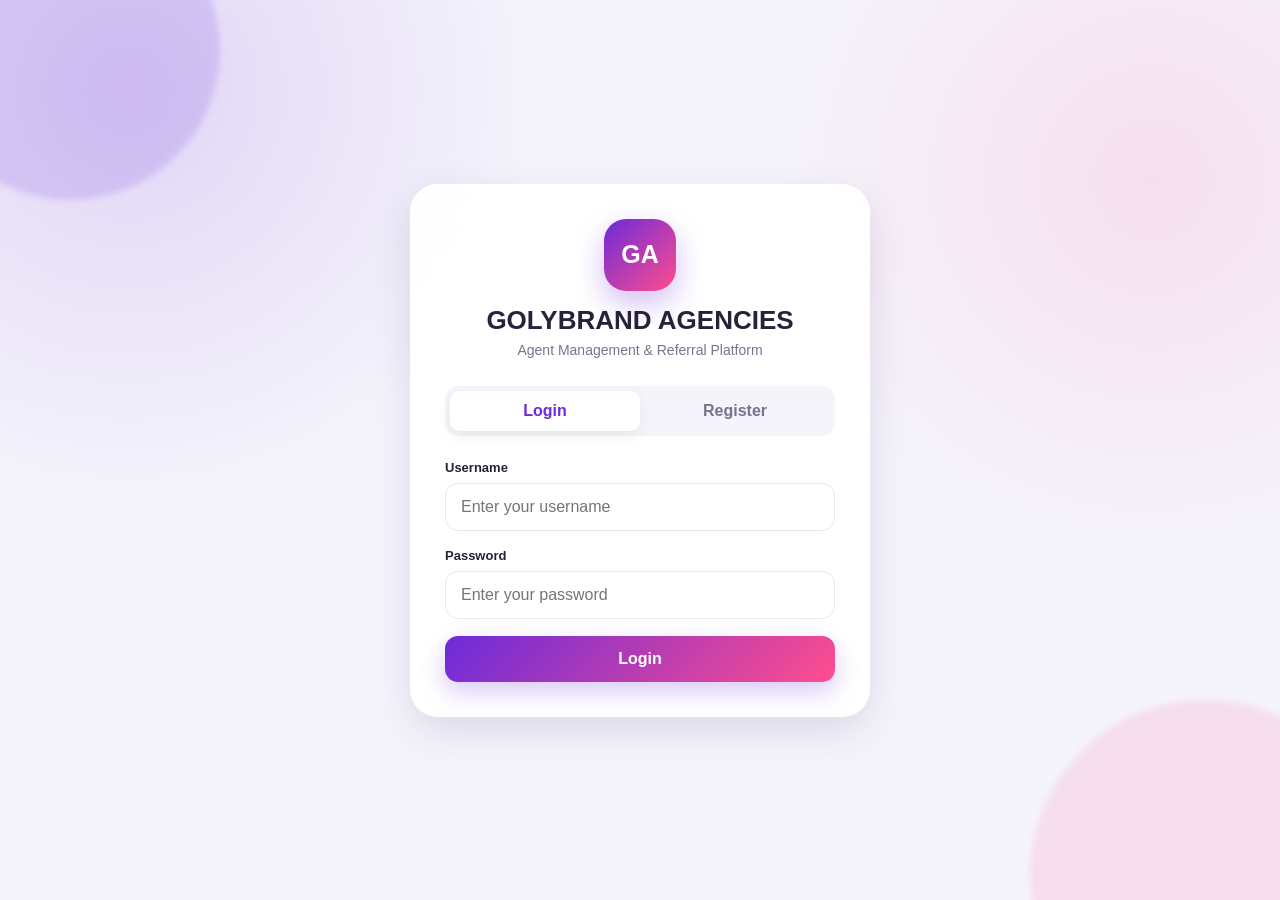
<file: GOLYBRAND_SYSTEM_NEW/frontend/index_original.html>
<!DOCTYPE html>
<html lang="en">
<head>
<meta charset="UTF-8">
<meta name="viewport" content="width=device-width, initial-scale=1.0">
<meta name="description" content="GOLYBRAND AGENCIES - Agent dashboard and referral platform">
<title>GOLYBRAND AGENCIES</title>

<style>
:root {
    --primary:#6c2bd9;
    --primary-dark:#4b159d;
    --secondary:#ff4d8d;
    --accent:#00c2ff;
    --success:#13c47a;
    --warning:#ffb020;
    --danger:#ff4757;
    --dark:#15132b;
    --text:#25233a;
    --muted:#77748d;
    --light:#f5f4fb;
    --white:#ffffff;
    --border:#e7e5f0;
    --shadow:0 15px 40px rgba(50,28,100,.12);
    --radius:20px;
}

* {
      box-sizing:border-box;
      margin:0;
      padding:0;
}

html {
    scroll-behavior:smooth;
}

body {
    min-height:100vh;
    font-family:Inter,-apple-system,BlinkMacSystemFont,"Segoe UI",
    Roboto,Arial,sans-serif;
    color:var(--text);
    background:
        radial-gradient(circle at 10% 10%,rgba(108,43,217,.15),transparent 30%),
        radial-gradient(circle at 90% 20%,rgba(255,77,141,.12),transparent 28%),
        var(--light);
}

button,input {
    font:inherit;
}

button {
    cursor:pointer;
}

.hidden {
    display:none!important;
}

/* ================= AUTH ================= */

.auth-wrapper {
    min-height:100vh;
    display:flex;
    align-items:center;
    justify-content:center;
    padding:24px;
    position:relative;
    overflow:hidden;
}

.auth-wrapper::before,
.auth-wrapper::after {

    content:"";
    position:absolute;
    border-radius:50%;
    filter:blur(3px);
    animation:floatBubble 7s ease-in-out infinite;
}

.auth-wrapper::before {
    width:300px;
    height:300px;
    background:rgba(108,43,217,.16);
    top:-100px;
    left:-80px;
}

.auth-wrapper::after {
    width:350px;
    height:350px;
    background:rgba(255,77,141,.13);
    bottom:-150px;
    right:-100px;
    animation-delay:2s;
}

@keyframes floatBubble {
    0%,100% {transform:translate(0,0);}
    50% {transform:translate(20px,-25px);}
}

.auth-card {
    width:min(460px,100%);
    background:rgba(255,255,255,.94);
    backdrop-filter:blur(18px);
    border:1px solid rgba(255,255,255,.8);
    border-radius:28px;
    padding:34px;
    box-shadow:var(--shadow);
    position:relative;
    z-index:2;
    animation:cardIn .7s ease;
}

@keyframes cardIn {
    from {
         opacity:0;
         transform:translateY(30px) scale(.97);
    }
    to {
         opacity:1;
         transform:translateY(0) scale(1);
    }
}

.brand {
    text-align:center;
    margin-bottom:28px;
}

.brand-logo {
    width:72px;
    height:72px;
    margin:0 auto 14px;
    border-radius:22px;
    display:grid;
    place-items:center;
    color:white;
    font-size:25px;
    font-weight:900;
    background:linear-gradient(135deg,var(--primary),var(--secondary));
    box-shadow:0 12px 30px rgba(108,43,217,.3);
}

.brand h1 {
    font-size:26px;
    font-weight:900;
}

.brand p {
    color:var(--muted);
    margin-top:6px;
    font-size:14px;
}

.tabs {
    display:grid;
    grid-template-columns:1fr 1fr;
    padding:5px;
    background:var(--light);
    border-radius:14px;
    margin-bottom:24px;
}

.tab {
    border:0;
    padding:11px;
    background:transparent;
    border-radius:10px;
    color:var(--muted);
    font-weight:700;
}

.tab.active {
    background:white;
    color:var(--primary);
    box-shadow:0 5px 15px rgba(0,0,0,.06);
}

.form-group {
    margin-bottom:17px;
}

.form-group label {
    display:block;
    margin-bottom:8px;
    font-size:13px;
    font-weight:800;
}

.input {
    width:100%;
    padding:14px 15px;
    border:1px solid var(--border);
    border-radius:13px;
    outline:none;
    background:#fff;
    color:var(--text);
    transition:.2s;
}

.input:focus {
    border-color:var(--primary);
    box-shadow:0 0 0 4px rgba(108,43,217,.1);
}

.btn {
    width:100%;
    border:0;
    border-radius:13px;
    padding:14px 18px;
    color:white;
    font-weight:800;
    transition:.2s;
}

.btn:hover {
    transform:translateY(-2px);
}

.btn-primary {
    background:linear-gradient(135deg,var(--primary),var(--secondary));
    box-shadow:0 10px 25px rgba(108,43,217,.25);
}

.btn-success {
    background:linear-gradient(135deg,#08a96b,#15d891);
}

.btn-secondary {
    background:#eeeaf8;
    color:var(--primary);
}

.helper {
    color:var(--muted);

    font-size:12px;
    margin-top:7px;
    line-height:1.5;
}

.message {
    border-radius:12px;
    padding:12px 14px;
    margin-bottom:16px;
    font-size:13px;
    font-weight:700;
}

.message.error {
    background:#fff0f1;
    color:#b4232f;
}

.message.success {
    background:#eafbf4;
    color:#087c4d;
}

/* ================= ACTIVATION ================= */

.activation-box {
    background:linear-gradient(
        135deg,
        rgba(108,43,217,.09),
        rgba(255,77,141,.08)
    );
    border:1px solid rgba(108,43,217,.12);
    padding:20px;
    border-radius:18px;
    margin-bottom:18px;
}

.activation-box h2 {
    font-size:18px;
    margin-bottom:14px;
}

.payment-detail {
    display:flex;
    justify-content:space-between;
    gap:12px;
    padding:9px 0;
    border-bottom:1px dashed rgba(108,43,217,.18);
    font-size:14px;
}

.payment-detail:last-child {
    border-bottom:0;
}

.payment-detail strong {
    color:var(--primary);
}

/* ================= APP ================= */

#app {
    min-height:100vh;
}

.topbar {
    height:74px;
    position:sticky;
    top:0;
    z-index:100;
    display:flex;
    align-items:center;
    justify-content:space-between;
    padding:0 24px;
    background:rgba(255,255,255,.9);
    backdrop-filter:blur(16px);
    border-bottom:1px solid rgba(231,229,240,.8);
}

.topbar-left {
    display:flex;
    align-items:center;

    gap:14px;
}

.menu-button {
    width:45px;
    height:45px;
    border:0;
    border-radius:13px;
    background:#f1eef9;
    color:var(--primary);
    display:grid;
    place-items:center;
    font-size:23px;
}

.top-brand {
    font-weight:900;
    font-size:17px;
}

.top-brand span {
    color:var(--primary);
}

.user-pill {
    display:flex;
    align-items:center;
    gap:10px;
    padding:8px 13px;
    background:#f7f5fc;
    border-radius:30px;
    font-size:13px;
    font-weight:800;
}

.avatar {
    width:32px;
    height:32px;
    display:grid;
    place-items:center;
    color:white;
    border-radius:50%;
    background:linear-gradient(135deg,var(--primary),var(--secondary));
    font-size:12px;
}

.sidebar {
    width:300px;
    position:fixed;
    top:0;
    left:-320px;
    bottom:0;
    z-index:300;
    padding:22px;
    background:linear-gradient(
        180deg,
        #1b1235 0%,
        #25114a 60%,
        #35105d 100%
    );
    color:white;
    box-shadow:15px 0 40px rgba(0,0,0,.18);
    transition:left .3s ease;
    overflow-y:auto;
}

.sidebar.open {
    left:0;
}

.sidebar-head {
    display:flex;
    align-items:center;
    justify-content:space-between;
    margin-bottom:26px;
}

.sidebar-title {
    font-size:19px;
    font-weight:900;
}

.close-sidebar {
    width:36px;
    height:36px;
    border:0;
    border-radius:10px;
    background:rgba(255,255,255,.1);
    color:white;
    font-size:19px;
}

.nav-list {
    list-style:none;
    display:grid;
    gap:8px;
}

.nav-list button {
    width:100%;
    display:flex;
    align-items:center;
    gap:12px;
    border:0;
    border-radius:13px;
    padding:13px 14px;
    text-align:left;
    color:rgba(255,255,255,.86);
    background:transparent;
    font-weight:700;
}

.nav-list button:hover,
.nav-list button.active {
    background:rgba(255,255,255,.13);
    color:white;
}

.nav-icon {
    width:30px;
    text-align:center;
    font-size:18px;
}

.sidebar-footer {
    position:absolute;
    bottom:20px;
    left:22px;
    right:22px;
}

.logout-btn {
    width:100%;
    border:1px solid rgba(255,255,255,.15);
    background:rgba(255,255,255,.07);
    color:white;
    padding:12px;
    border-radius:12px;
    font-weight:800;
}

.overlay {
    position:fixed;
    inset:0;
    background:rgba(10,6,25,.45);
    z-index:250;
    opacity:0;
    pointer-events:none;
    transition:.3s;
}

.overlay.visible {
    opacity:1;
    pointer-events:auto;
}

/* ================= DASHBOARD ================= */

.main {
    max-width:1240px;
    margin:0 auto;
    padding:30px 24px 50px;
}

.hero {
    position:relative;
    overflow:hidden;
    padding:30px;
    border-radius:25px;
    color:white;
    background:linear-gradient(
        135deg,
        #5e22bd,
        #8f35d9 45%,
        #f14587
    );
    box-shadow:0 18px 40px rgba(108,43,217,.2);
}

.hero h1 {
    position:relative;
    z-index:1;
    font-size:clamp(25px,4vw,38px);
    margin-bottom:8px;
}

.hero p {
    position:relative;
    z-index:1;
    opacity:.9;
}

.hero-finances {
    margin-top:22px;
    display:grid;
    grid-template-columns:1fr 1fr;
    gap:14px;
    position:relative;
    z-index:2;
}

.hero-finance {
    padding:18px;
    border-radius:17px;
    background:rgba(255,255,255,.16);
    border:1px solid rgba(255,255,255,.22);
    backdrop-filter:blur(8px);
}

.hero-finance-label {
    font-size:12px;
    font-weight:900;
    letter-spacing:.7px;
    opacity:.9;
}

.hero-finance-value {
    margin-top:7px;
    font-size:24px;
    font-weight:950;
}

.stats-grid {
    display:grid;
    grid-template-columns:repeat(3,1fr);
    gap:18px;
    margin-top:22px;
}

.stat-card {
    position:relative;
    overflow:hidden;
    padding:23px;
    border-radius:20px;
    background:white;
    border:1px solid var(--border);
    box-shadow:var(--shadow);
    min-height:155px;
}

.stat-label {
    color:var(--muted);
    font-size:13px;
    font-weight:800;
    text-transform:uppercase;
    letter-spacing:.7px;

}

.stat-value {
    margin-top:9px;
    font-size:clamp(24px,4vw,34px);
    font-weight:950;
    color:var(--dark);
}

.stat-sub {
    margin-top:6px;
    font-size:12px;
    color:var(--muted);
}

.balance-card {
    border:2px solid rgba(19,196,122,.22);
}

.balance-card .stat-label {
    color:#087c4d;
}

.balance-card .stat-value {
    color:#087c4d;
}

.section {
    margin-top:28px;
}

.section-title {
    display:flex;
    justify-content:space-between;
    align-items:center;
    margin-bottom:14px;
}

.section-title h2 {
    font-size:20px;
}

.section-title span {
    color:var(--muted);
    font-size:12px;
}

.quick-grid {
    display:grid;
    grid-template-columns:repeat(3,1fr);
    gap:15px;
}

.quick-card {
    min-height:130px;
    padding:19px;
    border:1px solid var(--border);
    border-radius:18px;
    background:white;
    box-shadow:0 8px 25px rgba(50,28,100,.07);
    transition:.25s;
}

.quick-card:hover {
    transform:translateY(-6px);
    box-shadow:var(--shadow);
}

.quick-icon {
    width:42px;
    height:42px;
    display:grid;
    place-items:center;
    border-radius:13px;
    background:#f0ebfb;
    color:var(--primary);
    font-size:20px;
    margin-bottom:13px;
}

.quick-card h3 {
    font-size:14px;

}

.quick-card p {
    color:var(--muted);
    font-size:12px;
    margin-top:5px;
}

/* ================= TEAM ================= */

.team-panel,
.content-card {
    background:white;
    border:1px solid var(--border);
    border-radius:22px;
    padding:25px;
    box-shadow:var(--shadow);
}

.referral-box {
    padding:16px;
    border-radius:15px;
    background:#f7f5fc;
    margin-bottom:20px;
}

.referral-label {
    color:var(--muted);
    font-size:12px;
    font-weight:800;
    margin-bottom:8px;
}

.referral-row {
    display:flex;
    gap:8px;
}

.referral-input {
    flex:1;
    min-width:0;
    border:1px solid var(--border);
    background:white;
    padding:11px;
    border-radius:10px;
    font-size:12px;
}

.copy-btn {
    border:0;
    border-radius:10px;
    padding:0 15px;
    background:var(--primary);
    color:white;
    font-weight:800;
}

.levels {
    display:grid;
    grid-template-columns:repeat(3,1fr);
    gap:15px;
}

.level-card {
    border:1px solid var(--border);
    border-radius:17px;
    padding:17px;
    background:#fff;
    position:relative;
    overflow:hidden;
}

.level-number {
    font-weight:950;
    color:var(--primary);
    font-size:17px;
}

.level-bonus {
    color:var(--success);
    font-size:12px;
    font-weight:800;

    margin-top:5px;
}

.level-count {
    font-size:28px;
    font-weight:950;
    margin-top:12px;
}

.level-members {
    margin-top:12px;
    display:grid;
    gap:7px;
}

.member {
    padding:8px 10px;
    border-radius:9px;
    background:#f7f5fc;
    font-size:12px;
    font-weight:700;
}

.empty {
    color:var(--muted);
    font-size:12px;
    padding:8px 0;
}

/* ================= WITHDRAW ================= */

.withdraw-card {
    max-width:650px;
}

.withdraw-info {
    padding:17px;
    border-radius:16px;
    background:linear-gradient(
        135deg,
        rgba(19,196,122,.08),
        rgba(0,194,255,.08)
    );
    border:1px solid rgba(19,196,122,.15);
    margin-bottom:20px;
}

.withdraw-balance-label {
    font-size:12px;
    color:var(--muted);
    font-weight:800;
    text-transform:uppercase;
}

.withdraw-balance {
    font-size:32px;
    color:#087c4d;
    font-weight:950;
    margin-top:5px;
}

.withdraw-note {
    margin-top:7px;
    color:var(--muted);
    font-size:12px;
}

.withdraw-history {
    margin-top:28px;
}

.withdraw-item {
    display:flex;
    align-items:center;
    justify-content:space-between;
    gap:12px;
    padding:14px;
    background:#f8f7fc;
    border-radius:13px;
    margin-bottom:9px;
}

.withdraw-item-left strong {
    display:block;
    font-size:13px;
}

.withdraw-item-left span {
    color:var(--muted);
    font-size:11px;
}

.withdraw-status {
    font-size:11px;
    font-weight:900;
    padding:6px 9px;
    border-radius:20px;
}

.withdraw-status.pending {
    background:#fff5dc;
    color:#9b6800;
}

.withdraw-status.approved {
    background:#eafbf4;
    color:#087c4d;
}

/* ================= CONTENT ================= */

.content-card h2 {
    margin-bottom:8px;
}

.content-card > p {
    color:var(--muted);
    margin-bottom:22px;
}

.content-list {
    display:grid;
    gap:12px;
}

.content-item {
    display:flex;
    align-items:center;
    gap:14px;
    padding:15px;
    border-radius:15px;
    background:#f8f7fc;
}

.content-item-icon {
    width:43px;
    height:43px;
    flex:0 0 43px;
    display:grid;
    place-items:center;
    border-radius:12px;
    background:white;
    color:var(--primary);
    box-shadow:0 5px 15px rgba(0,0,0,.06);
}

.content-item strong {
    display:block;
    font-size:14px;
}

.content-item span {
    display:block;
    color:var(--muted);
    font-size:12px;
    margin-top:3px;
}

/* ================= TOAST ================= */

.toast {
    position:fixed;
    left:50%;
    bottom:25px;

    z-index:1000;
    transform:translate(-50%,100px);
    opacity:0;
    padding:13px 18px;
    border-radius:12px;
    color:white;
    background:#1f1933;
    box-shadow:var(--shadow);
    font-size:13px;
    font-weight:800;
    transition:.3s;
}

.toast.show {
    transform:translate(-50%,0);
    opacity:1;
}

/* ================= MOBILE ================= */

@media(max-width:900px) {
    .stats-grid {
        grid-template-columns:1fr 1fr;
    }

    .quick-grid {
        grid-template-columns:repeat(2,1fr);
    }

    .levels {
        grid-template-columns:1fr;
    }
}

@media(max-width:620px) {
    .topbar {
        padding:0 14px;
    }

    .top-brand {
        font-size:14px;
    }

    .user-pill {
        padding:5px;
        background:transparent;
    }

    .user-pill span {
        display:none;
    }

    .main {
        padding:20px 14px 40px;
    }

    .hero {
        padding:23px;
    }

    .hero-finances,
    .stats-grid,
    .quick-grid {
        grid-template-columns:1fr;
    }

    .auth-card {
        padding:25px 20px;
    }

    .sidebar {
        width:285px;
    }

    .referral-row {
        flex-direction:column;
    }

    .copy-btn {
        padding:11px;
    }

    .withdraw-item {
        align-items:flex-start;
        flex-direction:column;
    }
}
</style>
</head>

<body>

<!-- ================= AUTH ================= -->

<section id="authView" class="auth-wrapper">

<div class="auth-card">

<div class="brand">
<div class="brand-logo">GA</div>
<h1>GOLYBRAND AGENCIES</h1>
<p>Agent Management &amp; Referral Platform</p>
</div>

<div id="authMessage"></div>

<div class="tabs">
<button id="loginTab"
class="tab active"
type="button"
onclick="showAuthForm('login')">
Login
</button>

<button id="registerTab"
class="tab"
type="button"
onclick="showAuthForm('register')">
Register
</button>
</div>

<form id="loginForm" onsubmit="handleLogin(event)">

<div class="form-group">
<label for="loginUsername">Username</label>
<input id="loginUsername"
class="input"
type="text"
placeholder="Enter your username"
required>
</div>

<div class="form-group">
<label for="loginPassword">Password</label>
<input id="loginPassword"
class="input"
type="password"
placeholder="Enter your password"
required>
</div>

<button class="btn btn-primary" type="submit">
Login
</button>

</form>

<form id="registerForm"
class="hidden"
onsubmit="handleRegistration(event)">

<div class="form-group">
<label for="registerUsername">Unique Username</label>
<input id="registerUsername"
class="input"
type="text"
placeholder="Choose a unique username"
minlength="3"
maxlength="30"
pattern="[A-Za-z0-9_]+"
required>
</div>

<div class="form-group">
<label for="registerName">Full Name</label>
<input id="registerName"
class="input"
type="text"
placeholder="Your full name"
required>
</div>

<div class="form-group">
<label for="registerPhone">Phone Number</label>
<input id="registerPhone"
class="input"
type="tel"
placeholder="e.g. 0712345678"
required>
</div>

<div class="form-group">
<label for="registerPassword">Password</label>
<input id="registerPassword"
class="input"
type="password"
placeholder="Create a password"
minlength="6"
required>
</div>

<div class="form-group">
<label for="registerReferral">
Referral Username
</label>

<input id="registerReferral"
class="input"
type="text"
placeholder="Optional referral username">
</div>

<button class="btn btn-primary" type="submit">
Register
</button>

</form>

</div>
</section>

<!-- ================= ACTIVATION ================= -->

<section id="activationView"
class="auth-wrapper hidden">

<div class="auth-card">

<div class="brand">
<div class="brand-logo">GA</div>
<h1>Activate Account</h1>
<p>Complete your Ksh 1,000 registration payment.</p>
</div>

<div id="activationMessage"></div>

<div class="activation-box">

<h2>TO Activate</h2>

<div class="payment-detail">
<span>Payment Method</span>
<strong>Lipa na M-Pesa</strong>
</div>

<div class="payment-detail">
<span>Till No</span>
<strong>8286400</strong>
</div>

<div class="payment-detail">
<span>Amount</span>
<strong>Ksh 1,000</strong>
</div>

</div>

<form onsubmit="handleActivation(event)">

<div class="form-group">
<label for="mpesaCode">M-Pesa Code</label>

<input id="mpesaCode"
class="input"
type="text"
placeholder="Enter your M-Pesa transaction code"
required>

<div class="helper">
Enter the confirmation code received after payment.
</div>
</div>

<button class="btn btn-success" type="submit">
Submit &amp; Activate
</button>

</form>

<div style="height:10px"></div>

<button class="btn btn-secondary"
type="button"
onclick="cancelActivation()">
Back to Login
</button>

</div>
</section>

<!-- ================= APP ================= -->

<section id="app" class="hidden">

<header class="topbar">

<div class="topbar-left">

<button class="menu-button"
type="button"
onclick="toggleSidebar()">
■
</button>

<div class="top-brand">
<span>GOLYBRAND</span> AGENCIES
</div>

</div>

<div class="user-pill">

<div id="topAvatar" class="avatar">
GA
</div>

<span id="topUsername"></span>

</div>

</header>

<aside id="sidebar" class="sidebar">

<div class="sidebar-head">

<div class="sidebar-title">
GOLYBRAND
</div>

<button class="close-sidebar"
type="button"
onclick="toggleSidebar(false)">
×
</button>

</div>

<ul class="nav-list">

<li>
<button id="navDashboard"
class="active"
onclick="showPage('dashboard')">
<span class="nav-icon">■</span>
Dashboard
</button>
</li>

<li>
<button onclick="showPage('trivia')">
<span class="nav-icon">■</span>
Trivia Questions
</button>
</li>

<li>
<button onclick="showPage('forex')">
<span class="nav-icon">■</span>
Weekly Forex Classes
</button>
</li>

<li>
<button onclick="showPage('ebooks')">
<span class="nav-icon">■</span>
E-books
</button>
</li>

<li>
<button onclick="showPage('tiktok')">
<span class="nav-icon">■</span>
TikTok Videos
</button>
</li>

<li>
<button onclick="showPage('awards')">
<span class="nav-icon">■</span>
Best Agent Awards
</button>
</li>

<li>
<button id="navTeam"
onclick="showPage('team')">
<span class="nav-icon">■</span>
My Team
</button>
</li>

<li>
<button id="navWithdraw"
onclick="showPage('withdraw')">
<span class="nav-icon">■</span>
Withdraw
</button>
</li>

</ul>

<div class="sidebar-footer">

<button class="logout-btn"
onclick="logout()">
Logout
</button>

</div>

</aside>

<div id="overlay"
class="overlay"
onclick="toggleSidebar(false)">
</div>

<main id="mainContent" class="main"></main>

</section>

<div id="toast" class="toast"></div>

<script>

/* =========================================================
   STORAGE
========================================================= */

const STORAGE_KEY = "golybrand_users";
const SESSION_KEY = "golybrand_session";
const PENDING_KEY = "golybrand_pending_activation";

const BONUS = {
    level1:500,
    level2:300,
    level3:100
};

const MIN_WITHDRAWAL = 500;
const REGISTRATION_FEE = 1000;


/* =========================================================
   USERS
========================================================= */

function getUsers() {

    try {
        return JSON.parse(
            localStorage.getItem(STORAGE_KEY) || "[]"
        );
    } catch {
        return [];
    }
}

function saveUsers(users) {

    localStorage.setItem(
        STORAGE_KEY,
        JSON.stringify(users)
    );
}

function getCurrentUser() {

    const username =
        localStorage.getItem(SESSION_KEY);

    if (!username) return null;

    return getUsers().find(
        user => user.username === username
    ) || null;
}

function normalizeUsername(username) {

    return (username || "")
        .trim()
        .toLowerCase();
}

function escapeHtml(value) {

    return String(value)
        .replaceAll("&","&amp;")
        .replaceAll("<","&lt;")
        .replaceAll(">","&gt;")
        .replaceAll('"',"&quot;")
        .replaceAll("'","&#039;");
}

function formatCurrency(amount) {

    return new Intl.NumberFormat("en-KE",{
        minimumFractionDigits:2,
        maximumFractionDigits:2

    }).format(Number(amount) || 0);
}


/* =========================================================
   MESSAGES
========================================================= */

function showAuthMessage(
    message,
    type="error",
    target="authMessage"
) {

    const element =
        document.getElementById(target);

    element.innerHTML = `
        <div class="message ${type}">
            ${escapeHtml(message)}
        </div>
    `;
}

function clearMessage(target) {

    document.getElementById(target).innerHTML = "";
}


/* =========================================================
   AUTH TABS
========================================================= */

function showAuthForm(type) {

    const loginForm =
        document.getElementById("loginForm");

    const registerForm =
        document.getElementById("registerForm");

    const loginTab =
        document.getElementById("loginTab");

    const registerTab =
        document.getElementById("registerTab");

    clearMessage("authMessage");

    if (type === "register") {

        loginForm.classList.add("hidden");
        registerForm.classList.remove("hidden");

        loginTab.classList.remove("active");
        registerTab.classList.add("active");

        return;
    }

    registerForm.classList.add("hidden");
    loginForm.classList.remove("hidden");

    registerTab.classList.remove("active");
    loginTab.classList.add("active");
}


/* =========================================================
   REGISTRATION
========================================================= */

function handleRegistration(event) {

    event.preventDefault();

    const username =
        normalizeUsername(
            document.getElementById("registerUsername").value
        );

const fullName =
    document.getElementById("registerName")
    .value.trim();

const phone =
    document.getElementById("registerPhone")
    .value.trim();

const password =
    document.getElementById("registerPassword")
    .value;

const referral =
    normalizeUsername(
        document.getElementById("registerReferral")
        .value
    );

const users = getUsers();

if (users.some(
     user => user.username === username
)) {

     showAuthMessage(
         "That username is already taken. Please choose another username."
     );

     return;
}

if (referral &&
    !users.some(
        user => user.username === referral
    )
) {

     showAuthMessage(
         "The referral username does not exist."
     );

     return;
}

const user = {

     id:
           crypto.randomUUID
           ? crypto.randomUUID()
           : `${Date.now()}-${Math.random()}`,

     username,
     fullName,
     phone,
     password,

     sponsor:
         referral || null,

     activated:false,

     mpesaCode:null,

     registrationExpense:
         REGISTRATION_FEE,

     withdrawals:[],

     createdAt:
         new Date().toISOString()
};

users.push(user);

saveUsers(users);

localStorage.setItem(
    PENDING_KEY,
    username
);

document.getElementById("authView")

        .classList.add("hidden");

    document.getElementById("activationView")
        .classList.remove("hidden");

    clearMessage("activationMessage");
}


/* =========================================================
   LOGIN
========================================================= */

function handleLogin(event) {

    event.preventDefault();

    const username =
        normalizeUsername(
            document.getElementById("loginUsername")
            .value
        );

    const password =
        document.getElementById("loginPassword")
        .value;

    const user =
        getUsers().find(
            item =>
                 item.username === username &&
                 item.password === password
        );

    if (!user) {

        showAuthMessage(
            "Incorrect username or password."
        );

        return;
    }

    if (!user.activated) {

        localStorage.setItem(
            PENDING_KEY,
            user.username
        );

        document.getElementById("authView")
            .classList.add("hidden");

        document.getElementById("activationView")
            .classList.remove("hidden");

        return;
    }

    localStorage.setItem(
        SESSION_KEY,
        user.username
    );

    showApplication();
}


/* =========================================================
   ACTIVATION
========================================================= */

function handleActivation(event) {

    event.preventDefault();

    const code =
        document.getElementById("mpesaCode")
        .value
        .trim()
        .toUpperCase();

    if (!code) {

        showAuthMessage(
            "Please enter your M-Pesa code.",
            "error",
            "activationMessage"
        );

        return;
    }

    const pendingUsername =
        localStorage.getItem(PENDING_KEY);

    if (!pendingUsername) {

        showAuthMessage(
            "No pending registration was found.",
            "error",
            "activationMessage"
        );

        return;
    }

    const users = getUsers();

    const index =
        users.findIndex(
            user =>
                user.username === pendingUsername
        );

    if (index === -1) {

        showAuthMessage(
            "Registration could not be found.",
            "error",
            "activationMessage"
        );

        return;
    }

    users[index].activated = true;

    users[index].mpesaCode = code;

    users[index].activatedAt =
        new Date().toISOString();

    users[index].withdrawals =
        users[index].withdrawals || [];

    saveUsers(users);

    localStorage.setItem(
        SESSION_KEY,
        pendingUsername
    );

    localStorage.removeItem(
        PENDING_KEY
    );

    document.getElementById("activationView")
        .classList.add("hidden");

    showApplication();

    showToast(
        "Account activated successfully!"
    );
}

function cancelActivation() {

    localStorage.removeItem(PENDING_KEY);

    document.getElementById("activationView")
        .classList.add("hidden");

    document.getElementById("authView")
        .classList.remove("hidden");

    showAuthForm("login");
}


/* =========================================================
   APPLICATION
========================================================= */

function showApplication() {

    const user = getCurrentUser();

    if (!user) {

        logout();

        return;
    }

    document.getElementById("authView")
        .classList.add("hidden");

    document.getElementById("activationView")
        .classList.add("hidden");

    document.getElementById("app")
        .classList.remove("hidden");

    document.getElementById("topUsername")
        .textContent = user.username;

    document.getElementById("topAvatar")
        .textContent =
            user.username
            .slice(0,2)
            .toUpperCase();

    showPage("dashboard");
}

function logout() {

    localStorage.removeItem(
        SESSION_KEY
    );

    document.getElementById("app")
        .classList.add("hidden");

    document.getElementById("activationView")
        .classList.add("hidden");

    document.getElementById("authView")
        .classList.remove("hidden");

    showAuthForm("login");
}


/* =========================================================
   SIDEBAR
========================================================= */

function toggleSidebar(force) {

    const sidebar =
        document.getElementById("sidebar");

    const overlay =
        document.getElementById("overlay");

    const shouldOpen =
        typeof force === "boolean"
        ? force
        : !sidebar.classList.contains("open");

    sidebar.classList.toggle(
        "open",
        shouldOpen

    );

    overlay.classList.toggle(
        "visible",
        shouldOpen
    );
}


/* =========================================================
   TEAM
========================================================= */

function getTeam(user) {

    const users =
        getUsers()
        .filter(item => item.activated);

    const level1 =
        users.filter(
            item =>
                item.sponsor === user.username
        );

    const level1Usernames =
        new Set(
            level1.map(
                 item => item.username
            )
        );

    const level2 =
        users.filter(
            item =>
                item.sponsor &&
                level1Usernames.has(
                    item.sponsor
                )
        );

    const level2Usernames =
        new Set(
            level2.map(
                 item => item.username
            )
        );

    const level3 =
        users.filter(
            item =>
                item.sponsor &&
                level2Usernames.has(
                    item.sponsor
                )
        );

    return {
        level1,
        level2,
        level3
    };
}


/* =========================================================
   PROFITS
========================================================= */

function calculateProfits(user) {

    const team = getTeam(user);

    return (
        team.level1.length * BONUS.level1 +
        team.level2.length * BONUS.level2 +
        team.level3.length * BONUS.level3
    );
}


/* =========================================================

   WITHDRAWAL TOTAL
========================================================= */

function getTotalWithdrawals(user) {

    if (!user.withdrawals) {
        return 0;
    }

    return user.withdrawals
        .filter(
            withdrawal =>
                 withdrawal.status !== "rejected"
        )
        .reduce(
            (total, withdrawal) =>
                 total + Number(withdrawal.amount),
            0
        );
}


/* =========================================================
   AVAILABLE BALANCE
========================================================= */

function getAvailableBalance(user) {

    const profits =
        calculateProfits(user);

    const withdrawals =
        getTotalWithdrawals(user);

    return Math.max(
        0,
        profits - withdrawals
    );
}


/* =========================================================
   DASHBOARD
========================================================= */

function renderDashboard() {

    const user = getCurrentUser();

    if (!user) {

        logout();

        return;
    }

    const profits =
        calculateProfits(user);

    const balance =
        getAvailableBalance(user);

    document.getElementById("mainContent")
        .innerHTML = `

<section class="hero">

<h1>
Welcome, ${escapeHtml(user.fullName)} ■
</h1>

<p>
Welcome to your GOLYBRAND AGENCIES agent dashboard.
</p>

<!-- EXPENSES + PROFITS DIRECTLY INSIDE WELCOME -->

<div class="hero-finances">

<div class="hero-finance">

<div class="hero-finance-label">

EXPENSES
</div>

<div class="hero-finance-value">
Ksh ${formatCurrency(REGISTRATION_FEE)}
</div>

</div>

<div class="hero-finance">

<div class="hero-finance-label">
PROFITS
</div>

<div class="hero-finance-value">
Ksh ${formatCurrency(profits)}
</div>

</div>

</div>

</section>


<!-- MAIN FINANCIAL ICONS -->

<section class="stats-grid">

<article class="stat-card">

<div class="stat-label">
Expenses
</div>

<div class="stat-value">
Ksh ${formatCurrency(REGISTRATION_FEE)}
</div>

<div class="stat-sub">
Overall registration fee
</div>

</article>


<article class="stat-card">

<div class="stat-label">
Profits
</div>

<div class="stat-value">
Ksh ${formatCurrency(profits)}
</div>

<div class="stat-sub">
Referral bonuses earned
</div>

</article>


<!-- AVAILABLE BALANCE BELOW PROFITS -->

<article class="stat-card balance-card">

<div class="stat-label">
Available Balance
</div>

<div class="stat-value">
Ksh ${formatCurrency(balance)}
</div>

<div class="stat-sub">
Available withdrawable balance
</div>

</article>

</section>


<section class="section">

<div class="section-title">

<h2>
Quick Access
</h2>

<span>
Explore GOLYBRAND
</span>

</div>


<div class="quick-grid">

<article class="quick-card"
onclick="showPage('trivia')"
style="cursor:pointer">

<div class="quick-icon">
■
</div>

<h3>
Trivia Questions
</h3>

<p>
Test your knowledge.
</p>

</article>


<article class="quick-card"
onclick="showPage('forex')"
style="cursor:pointer">

<div class="quick-icon">
■
</div>

<h3>
Forex Classes
</h3>

<p>
Learn every week.
</p>

</article>


<article class="quick-card"
onclick="showPage('ebooks')"
style="cursor:pointer">

<div class="quick-icon">
■
</div>

<h3>
E-books
</h3>

<p>
Grow your knowledge.
</p>

</article>


<article class="quick-card"
onclick="showPage('tiktok')"
style="cursor:pointer">

<div class="quick-icon">

■
</div>

<h3>
TikTok Videos
</h3>

<p>
Watch featured content.
</p>

</article>


<article class="quick-card"
onclick="showPage('awards')"
style="cursor:pointer">

<div class="quick-icon">
■
</div>

<h3>
Best Agent Awards
</h3>

<p>
Celebrate top agents.
</p>

</article>


<!-- MY TEAM -->

<article class="quick-card"
onclick="showPage('team')"
style="cursor:pointer">

<div class="quick-icon">
■
</div>

<h3>
My Team
</h3>

<p>
Manage your referral network.
</p>

</article>


<!-- WITHDRAW BELOW MY TEAM -->

<article class="quick-card"
onclick="showPage('withdraw')"
style="cursor:pointer">

<div class="quick-icon">
■
</div>

<h3>
Withdraw
</h3>

<p>
Withdraw your available balance.
</p>

</article>

</div>

</section>
`;
}


/* =========================================================

   TEAM PAGE
========================================================= */

function renderTeam() {

    const user = getCurrentUser();

    if (!user) {

         logout();

         return;
    }

    const team =
        getTeam(user);

    const profits =
        calculateProfits(user);

    const referralUrl =
        `${window.location.origin}${window.location.pathname}?ref=${encodeURIComponent(user.username)}`;

    document.getElementById("mainContent")
        .innerHTML = `

<section class="content-card">

<h2>
My Team ■
</h2>

<p>
Build your team and earn bonuses from activated referrals.
</p>


<div class="referral-box">

<div class="referral-label">
YOUR REFERRAL LINK
</div>

<div class="referral-row">

<input
id="referralLink"
class="referral-input"
type="text"
value="${escapeHtml(referralUrl)}"
readonly
>

<button
class="copy-btn"
onclick="copyReferralLink()">
Copy
</button>

</div>

<div class="helper">

Your unique username:
<strong>
${escapeHtml(user.username)}
</strong>

</div>

</div>


<div class="levels">

${renderLevel(
1,
BONUS.level1,
team.level1
)}

${renderLevel(

2,
BONUS.level2,
team.level2
)}

${renderLevel(
3,
BONUS.level3,
team.level3
)}

</div>


<div class="section">

<div class="section-title">

<h2>
Total Team Earnings
</h2>

<span>
Ksh ${formatCurrency(profits)}
</span>

</div>

</div>

</section>
`;
}


/* =========================================================
   LEVELS
========================================================= */

function renderLevel(
    level,
    bonus,
    members
) {

    const memberHtml =
        members.length

          ? members.map(member => `

<div class="member">

${escapeHtml(member.username)}

<span style="float:right;color:#13c47a">

Ksh ${formatCurrency(bonus)}

</span>

</div>

`).join("")

          : `

<div class="empty">
No activated members yet.
</div>
`;

    return `

<article class="level-card">

<div class="level-number">
LEVEL ${level}
</div>

<div class="level-bonus">
Ksh ${formatCurrency(bonus)} per activated member
</div>

<div class="level-count">
${members.length}
</div>

<div class="helper">
Activated members
</div>

<div class="level-members">
${memberHtml}
</div>

</article>
`;
}


/* =========================================================
   WITHDRAW PAGE
========================================================= */

function renderWithdraw() {

    const user =
        getCurrentUser();

    if (!user) {

         logout();

         return;
    }

    const balance =
        getAvailableBalance(user);

    const withdrawals =
        user.withdrawals || [];

    document.getElementById("mainContent")
        .innerHTML = `

<section class="content-card withdraw-card">

<h2>
Withdraw ■
</h2>

<p>
Withdraw funds from your available withdrawable balance.
</p>


<div class="withdraw-info">

<div class="withdraw-balance-label">
Available Withdrawable Balance
</div>

<div class="withdraw-balance">
Ksh ${formatCurrency(balance)}
</div>

<div class="withdraw-note">
Minimum withdrawal is Ksh 500.
</div>

</div>


<div id="withdrawMessage"></div>


<form onsubmit="handleWithdrawal(event)">

<div class="form-group">

<label for="withdrawPhone">
M-Pesa Phone Number
</label>

<input
id="withdrawPhone"
class="input"
type="tel"
placeholder="e.g. 0712345678"
value="${escapeHtml(user.phone || "")}"
required
>

</div>


<div class="form-group">

<label for="withdrawAmount">
Withdrawal Amount
</label>

<input
id="withdrawAmount"
class="input"
type="number"
min="${MIN_WITHDRAWAL}"
step="1"
placeholder="Minimum Ksh 500"
required
>

<div class="helper">
You can only withdraw up to your available balance.
</div>

</div>


<button
class="btn btn-success"
type="submit">

Request Withdrawal

</button>

</form>


<div class="withdraw-history">

<div class="section-title">

<h2>
Withdrawal History
</h2>

</div>

${
     withdrawals.length
     ? withdrawals
         .slice()
         .reverse()
         .map(renderWithdrawalItem)
         .join("")
     : `
         <div class="empty">
         No withdrawal requests yet.
         </div>
     `
}

</div>

</section>
`;
}


/* =========================================================
   WITHDRAW ITEM
========================================================= */

function renderWithdrawalItem(withdrawal) {

    const status =
        withdrawal.status || "pending";

    const date =
        withdrawal.createdAt
        ? new Date(
            withdrawal.createdAt
        ).toLocaleString("en-KE")
        : "";

    return `

<div class="withdraw-item">

<div class="withdraw-item-left">

<strong>
Ksh ${formatCurrency(withdrawal.amount)}
</strong>

<span>
${escapeHtml(withdrawal.phone)}
<br>
${escapeHtml(date)}
</span>

</div>

<div class="withdraw-status ${escapeHtml(status)}">

${escapeHtml(
    status.charAt(0).toUpperCase() +
    status.slice(1)
)}

</div>

</div>
`;
}


/* =========================================================
   PROCESS WITHDRAWAL
========================================================= */

function handleWithdrawal(event) {

    event.preventDefault();

    const user =
        getCurrentUser();

    if (!user) {

         logout();

         return;
    }

    const phone =
        document.getElementById("withdrawPhone")
        .value.trim();

    const amount =
        Number(
            document.getElementById("withdrawAmount")
            .value
        );

    const balance =
        getAvailableBalance(user);

    if (!phone) {

         showAuthMessage(
             "Please enter your M-Pesa phone number.",
             "error",
             "withdrawMessage"
         );

          return;
    }

    if (!amount ||
        amount < MIN_WITHDRAWAL
    ) {

          showAuthMessage(
              "Minimum withdrawal amount is Ksh 500.",
              "error",
              "withdrawMessage"
          );

          return;
    }

    if (amount > balance) {

          showAuthMessage(
              `You cannot withdraw more than your available balance of Ksh ${formatCurrency(balance)}.`,
              "error",
              "withdrawMessage"
          );

          return;
    }

    /*
         The amount is reserved immediately as a pending
         withdrawal so the user cannot request the same
         available balance repeatedly.
    */

    const users =
        getUsers();

    const index =
        users.findIndex(
            item =>
                item.username === user.username
        );

    if (index === -1) {

          showAuthMessage(
              "User account could not be found.",
              "error",
              "withdrawMessage"
          );

          return;
    }

    users[index].withdrawals =
        users[index].withdrawals || [];

    users[index].withdrawals.push({

          id:
                crypto.randomUUID
                ? crypto.randomUUID()
                : `${Date.now()}-${Math.random()}`,

          phone,

          amount,

          status:"pending",

          createdAt:
              new Date().toISOString()
    });

    saveUsers(users);

    showToast(
        "Withdrawal request submitted successfully."
    );

    renderWithdraw();
}

/* =========================================================
   CONTENT PAGES
========================================================= */

const PAGE_CONTENT = {

   trivia:{
       title:"Trivia Questions",
       description:
            "Test your knowledge and keep learning.",
       items:[
            [
                "■",
                "Daily Trivia",
                "New questions can be added by the administrator."
            ],
            [
                "■",
                "Agent Challenge",
                "Challenge yourself and improve your knowledge."
            ]
       ]
   },

   forex:{
       title:"Weekly Forex Classes",
       description:
           "Your weekly learning area for Forex education.",
       items:[
           [
               "■",
               "Forex Fundamentals",
               "Learn the foundations of currency trading."
           ],
           [
               "■",
               "Weekly Classes",
               "Class schedules and learning materials appear here."
           ]
       ]
   },

   ebooks:{
       title:"E-books",
       description:
            "Access your available digital learning materials.",
       items:[
            [
                "■",
                "Business Guide",
                "Digital learning resources for agents."
            ],
            [
                "■",
                "Sales & Marketing",
                "Resources to help improve your sales skills."
            ]
       ]
   },

   tiktok:{
       title:"TikTok Videos",
       description:
            "Watch featured GOLYBRAND AGENCIES content.",
       items:[
            [
                "■",
                "Featured Videos",
                "Your selected TikTok videos can be displayed here."
            ],
            [
                "■",
                "Agent Content",
                "Follow the latest agent-focused content."
            ]
       ]
   },

   awards:{
       title:"Best Agent Awards",
       description:

             "Recognizing outstanding GOLYBRAND AGENCIES agents.",
         items:[
             [
                 "■",
                 "Top Agents",
                 "Your best-performing agents can be displayed here."
             ],
             [
                 "■",
                 "Monthly Recognition",
                 "Celebrate agents who achieve outstanding results."
             ]
         ]
     }
};


/* =========================================================
   CONTENT RENDER
========================================================= */

function renderContentPage(page) {

     const content =
         PAGE_CONTENT[page];

     document.getElementById("mainContent")
         .innerHTML = `

<section class="content-card">

<h2>
${escapeHtml(content.title)}
</h2>

<p>
${escapeHtml(content.description)}
</p>

<div class="content-list">

${content.items.map(item => `

<div class="content-item">

<div class="content-item-icon">
${item[0]}
</div>

<div>

<strong>
${escapeHtml(item[1])}
</strong>

<span>
${escapeHtml(item[2])}
</span>

</div>

</div>

`).join("")}

</div>

</section>
`;
}


/* =========================================================
   PAGE NAVIGATION
========================================================= */

function showPage(page) {

     toggleSidebar(false);

     document.querySelectorAll(
         ".nav-list button"

    ).forEach(button => {

          button.classList.remove(
              "active"
          );

    });

    if (page === "dashboard") {

          document.getElementById(
              "navDashboard"
          ).classList.add("active");

          renderDashboard();

          return;
    }

    if (page === "team") {

          document.getElementById(
              "navTeam"
          ).classList.add("active");

          renderTeam();

          return;
    }

    if (page === "withdraw") {

          document.getElementById(
              "navWithdraw"
          ).classList.add("active");

          renderWithdraw();

          return;
    }

    renderContentPage(page);
}


/* =========================================================
   COPY REFERRAL
========================================================= */

async function copyReferralLink() {

    const input =
        document.getElementById(
            "referralLink"
        );

    try {

          await navigator.clipboard
              .writeText(input.value);

          showToast(
              "Referral link copied!"
          );

    } catch {

          input.select();

          document.execCommand("copy");

          showToast(
              "Referral link copied!"
          );
    }
}


/* =========================================================
   TOAST
========================================================= */

function showToast(message) {

    const toast =
        document.getElementById("toast");

    toast.textContent =
        message;

    toast.classList.add("show");

    window.clearTimeout(
        showToast.timeout
    );

    showToast.timeout =
        window.setTimeout(
            () => {

                      toast.classList.remove(
                          "show"
                      );

               },
               2500
          );
}


/* =========================================================
   REFERRAL URL
========================================================= */

function applyReferralFromUrl() {

    const params =
        new URLSearchParams(
            window.location.search
        );

    const referral =
        normalizeUsername(
            params.get("ref") || ""
        );

    if (!referral) {
        return;
    }

    const users =
        getUsers();

    const sponsorExists =
        users.some(
            user =>
                user.username === referral
        );

    if (!sponsorExists) {
        return;
    }

    showAuthForm("register");

    document.getElementById(
        "registerReferral"
    ).value = referral;
}


/* =========================================================
   INITIALIZE
========================================================= */

function initialize() {

    const currentUser =
        getCurrentUser();

    if (
          currentUser &&
          currentUser.activated
    ) {

          showApplication();

          return;
    }

    const pendingUsername =
        localStorage.getItem(
            PENDING_KEY
        );

    if (pendingUsername) {

          document.getElementById(
              "authView"
          ).classList.add("hidden");

          document.getElementById(
              "activationView"
          ).classList.remove("hidden");

          return;
    }

    document.getElementById(
        "authView"
    ).classList.remove("hidden");

    applyReferralFromUrl();
}

initialize();

</script>

</body>
</html>
</file>
